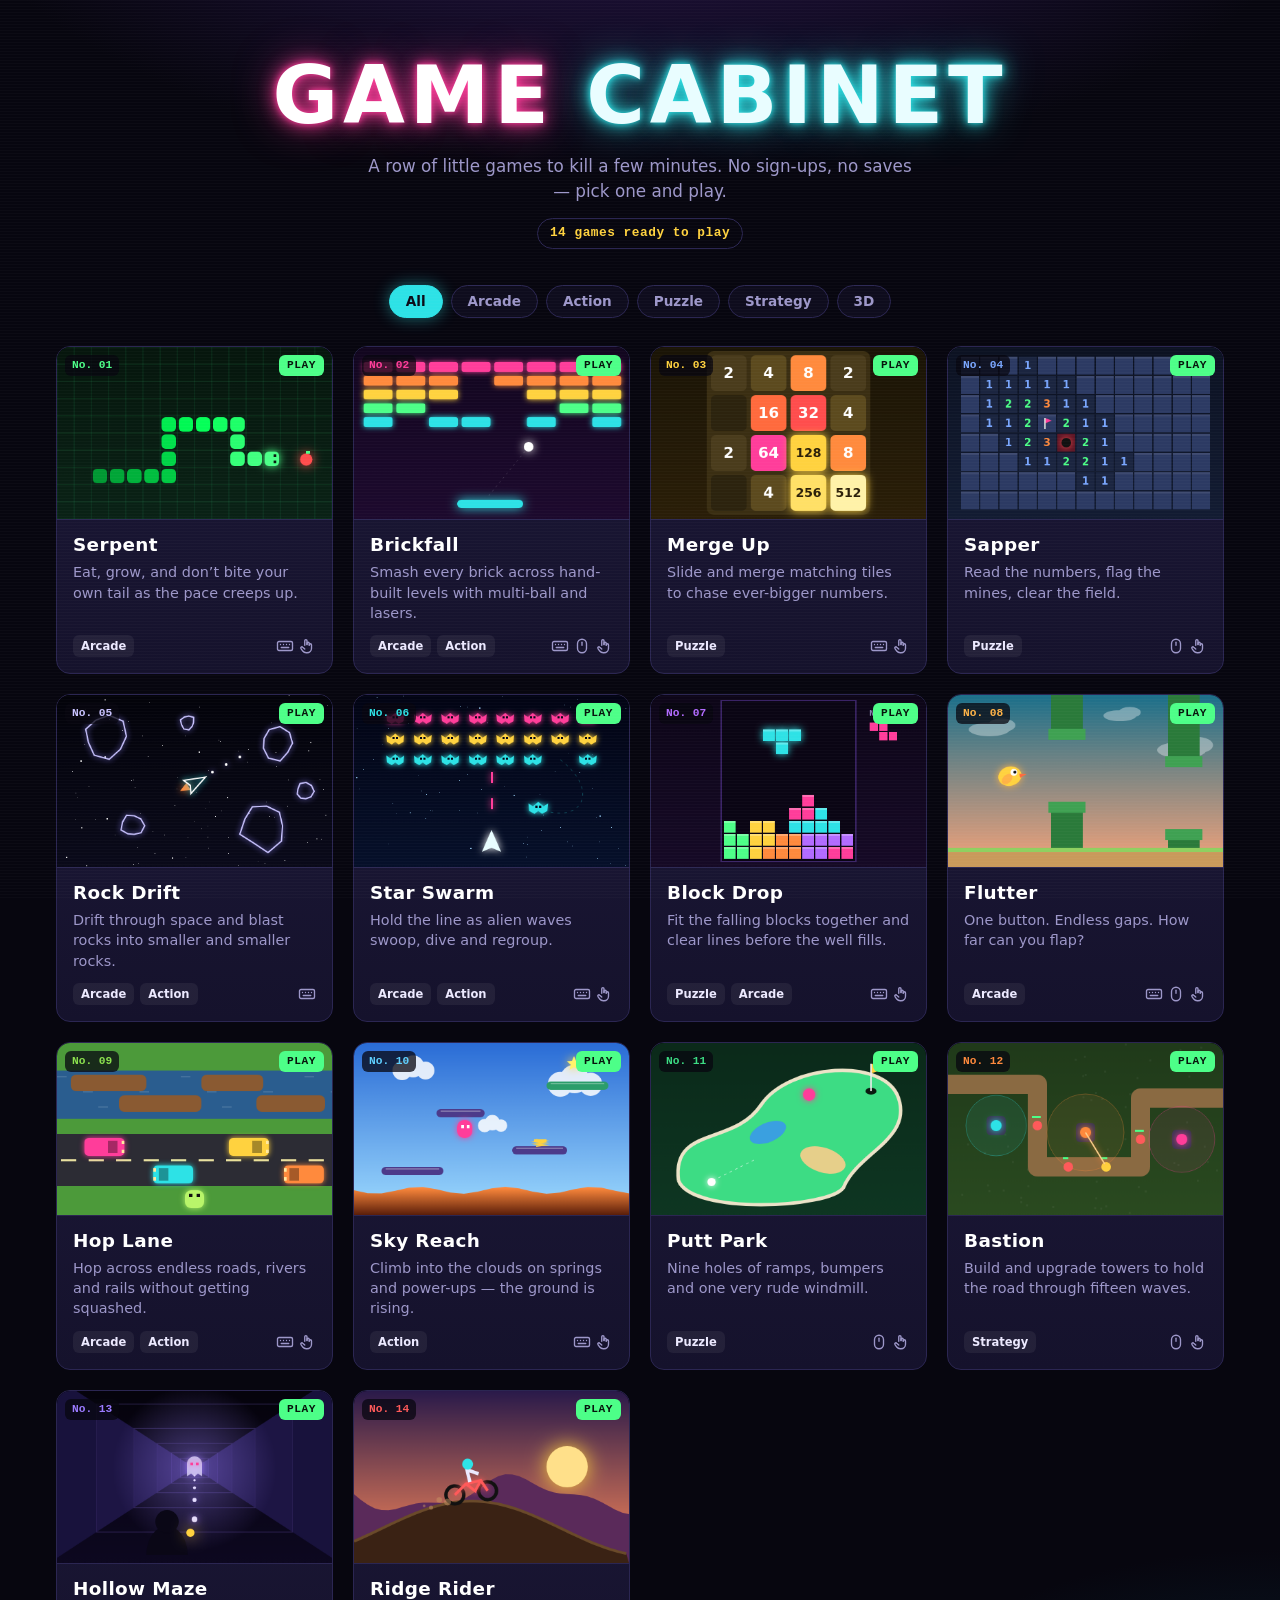
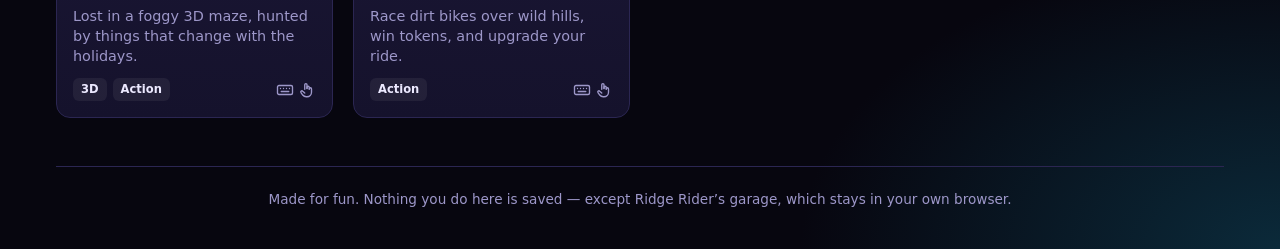
<file: index.html>
<!doctype html>
<html lang="en">
  <head>
    <meta charset="utf-8" />
    <meta name="viewport" content="width=device-width, initial-scale=1" />
    <meta name="description" content="A cabinet of small browser games. No sign-ups, no saves — just pick one and play." />
    <title>Game Cabinet</title>
    <link rel="icon" href="data:image/svg+xml,%3Csvg xmlns='http://www.w3.org/2000/svg' viewBox='0 0 32 32'%3E%3Crect x='6' y='2' width='20' height='28' rx='3' fill='%2315122c' stroke='%23ff3d9a' stroke-width='2'/%3E%3Crect x='10' y='6' width='12' height='9' rx='1' fill='%232de2e6'/%3E%3Ccircle cx='12' cy='21' r='2' fill='%23ffd23f'/%3E%3Ccircle cx='20' cy='21' r='2' fill='%23ff3d9a'/%3E%3C/svg%3E" />
    <link rel="stylesheet" href="shared/cabinet.css" />
  </head>
  <body class="cab">
    <div class="cab-wrap">
      <header class="cab-hero">
        <h1 class="cab-logo">Game <span>Cabinet</span></h1>
        <p class="cab-sub">A row of little games to kill a few minutes. No sign-ups, no saves — pick one and play.</p>
        <span class="cab-count" id="count"></span>
      </header>

      <nav class="cab-filters" id="filters" aria-label="Filter games by genre"></nav>

      <main class="cab-grid" id="grid" aria-label="Games"></main>

      <noscript><p class="cab-sub">The cabinet needs JavaScript turned on to run its games.</p></noscript>

      <footer class="cab-foot">
        Made for fun. Nothing you do here is saved — except Ridge Rider’s garage, which stays in your own browser.
      </footer>
    </div>
    <script src="shared/file-notice.js"></script>
    <script type="module" src="shared/landing.js"></script>
  </body>
</html>
</file>
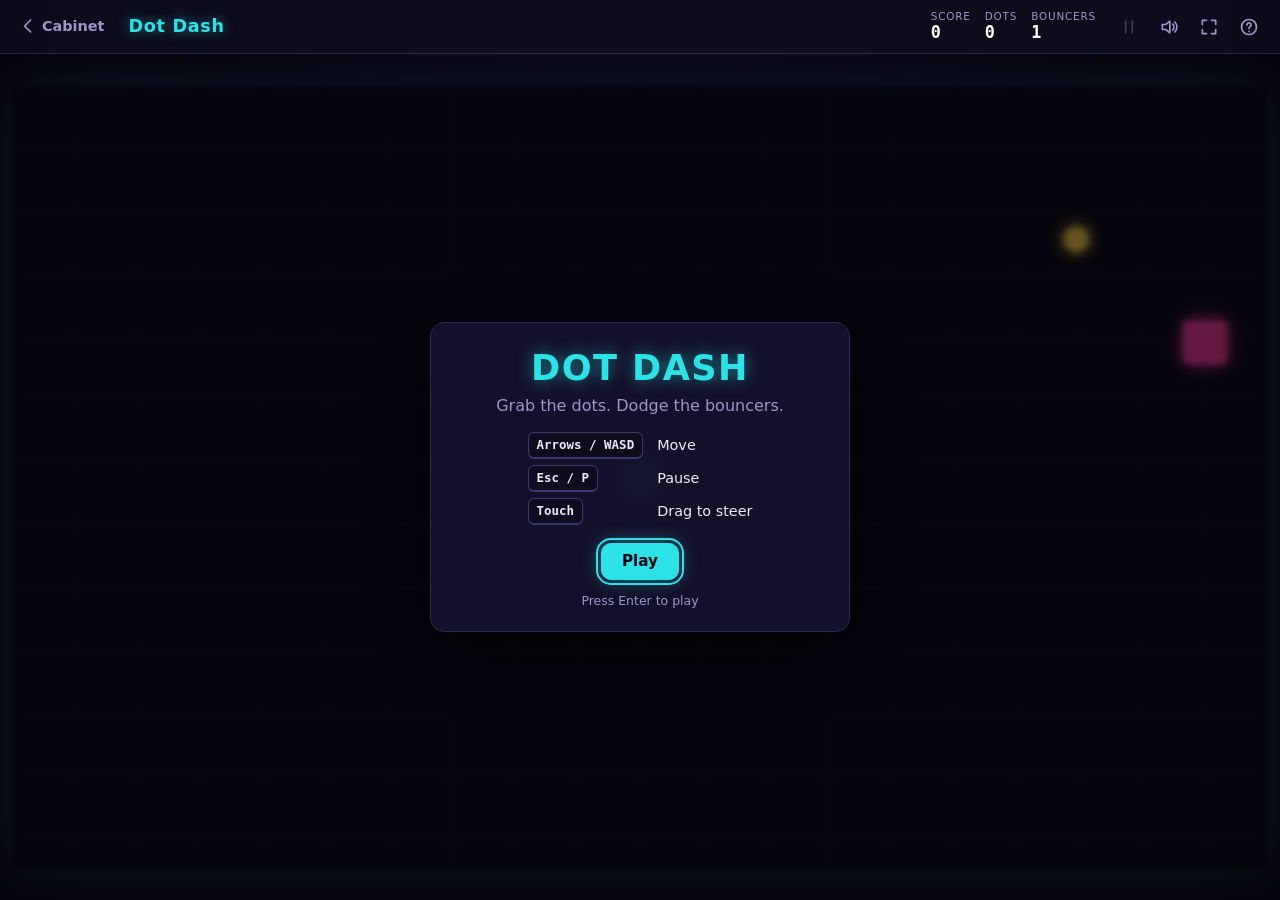
<file: games/_template/index.html>
<!doctype html>
<html lang="en">
  <head>
    <meta charset="utf-8" />
    <meta name="viewport" content="width=device-width, initial-scale=1, viewport-fit=cover" />
    <title>Game Cabinet</title>
    <link rel="stylesheet" href="../../shared/cabinet.css" />
  </head>
  <body>
    <noscript>This game needs JavaScript turned on.</noscript>
    <script src="../../shared/file-notice.js"></script>
    <script type="module" src="game.js"></script>
  </body>
</html>
</file>
<file: shared/cabinet.css>
/* Game Cabinet — shared styles for the landing page and every game's shell. */

:root {
  color-scheme: dark;
  --bg: #07060f;
  --bg-2: #0e0c1d;
  --panel: #15122c;
  --panel-2: #1c1838;
  --line: #2b2652;
  --text: #ece9ff;
  --muted: #9d97c9;
  --pink: #ff3d9a;
  --cyan: #2de2e6;
  --yellow: #ffd23f;
  --green: #4dff88;
  --accent: var(--cyan);
  --radius: 14px;
  --font: system-ui, -apple-system, 'Segoe UI', Roboto, sans-serif;
  --font-display: 'Trebuchet MS', 'Segoe UI', system-ui, sans-serif;
  --mono: ui-monospace, 'Cascadia Mono', Consolas, monospace;
}

*,
*::before,
*::after {
  box-sizing: border-box;
}

html,
body {
  margin: 0;
}

body {
  background: var(--bg);
  color: var(--text);
  font: 16px/1.5 var(--font);
  -webkit-font-smoothing: antialiased;
}

a {
  color: inherit;
}

:focus-visible {
  outline: 2px solid var(--accent);
  outline-offset: 3px;
}

[hidden] {
  display: none !important;
}

/* ============================== Landing page ============================== */

.cab {
  min-height: 100vh;
  background:
    radial-gradient(1200px 600px at 50% -10%, #2a1650 0%, transparent 60%),
    radial-gradient(800px 500px at 100% 100%, #0b2a3a 0%, transparent 60%),
    var(--bg);
}

/* Faint CRT scanlines over the whole page. */
.cab::after {
  content: '';
  position: fixed;
  inset: 0;
  pointer-events: none;
  background: repeating-linear-gradient(to bottom, rgba(255, 255, 255, 0.025) 0 1px, transparent 1px 3px);
  z-index: 10;
}

.cab-wrap {
  max-width: 1200px;
  margin: 0 auto;
  padding: 0 16px;
}

.cab-hero {
  text-align: center;
  padding: 56px 0 28px;
}

.cab-logo {
  margin: 0;
  font: 900 clamp(2.4rem, 8vw, 5rem) / 1 var(--font-display);
  letter-spacing: 0.06em;
  text-transform: uppercase;
  color: #fff;
  text-shadow:
    0 0 6px var(--pink),
    0 0 18px var(--pink),
    0 0 42px rgba(255, 61, 154, 0.6);
  animation: flicker 6s infinite;
}

.cab-logo span {
  color: #e9fdff;
  text-shadow:
    0 0 6px var(--cyan),
    0 0 18px var(--cyan),
    0 0 42px rgba(45, 226, 230, 0.6);
}

@keyframes flicker {
  0%, 92%, 100% { opacity: 1; }
  93% { opacity: 0.7; }
  94% { opacity: 1; }
  96% { opacity: 0.82; }
}

.cab-sub {
  margin: 18px auto 0;
  max-width: 560px;
  color: var(--muted);
  font-size: 1.05rem;
}

.cab-count {
  display: inline-block;
  margin-top: 14px;
  padding: 4px 12px;
  border: 1px solid var(--line);
  border-radius: 999px;
  color: var(--yellow);
  font: 600 0.8rem/1.6 var(--mono);
  letter-spacing: 0.04em;
}

.cab-filters {
  display: flex;
  flex-wrap: wrap;
  justify-content: center;
  gap: 8px;
  padding: 8px 0 28px;
}

.chip {
  appearance: none;
  border: 1px solid var(--line);
  background: var(--bg-2);
  color: var(--muted);
  font: 600 0.85rem/1 var(--font);
  padding: 9px 16px;
  border-radius: 999px;
  cursor: pointer;
  transition: color 0.15s, border-color 0.15s, background 0.15s;
}

.chip:hover {
  color: var(--text);
  border-color: #4a4386;
}

.chip[aria-pressed='true'] {
  color: #0b0a16;
  background: var(--cyan);
  border-color: var(--cyan);
  box-shadow: 0 0 16px rgba(45, 226, 230, 0.45);
}

.cab-grid {
  display: grid;
  grid-template-columns: repeat(auto-fill, minmax(250px, 1fr));
  gap: 20px;
  padding-bottom: 48px;
}

.card {
  --card-accent: var(--cyan);
  position: relative;
  display: flex;
  flex-direction: column;
  text-decoration: none;
  background: linear-gradient(180deg, var(--panel-2), var(--panel));
  border: 1px solid var(--line);
  border-radius: var(--radius);
  overflow: hidden;
  transition: transform 0.18s ease, border-color 0.18s, box-shadow 0.18s;
}

a.card:hover,
a.card:focus-visible {
  transform: translateY(-4px);
  border-color: var(--card-accent);
  box-shadow:
    0 0 0 1px var(--card-accent),
    0 10px 30px -8px var(--card-accent);
}

.card-thumb {
  position: relative;
  aspect-ratio: 16 / 10;
  background: #000;
  border-bottom: 1px solid var(--line);
}

.card-thumb canvas {
  display: block;
  width: 100%;
  height: 100%;
}

.card-no {
  position: absolute;
  top: 8px;
  left: 8px;
  padding: 2px 7px;
  border-radius: 6px;
  background: rgba(7, 6, 15, 0.75);
  color: var(--card-accent);
  font: 700 0.7rem/1.5 var(--mono);
}

.card-badge {
  position: absolute;
  top: 8px;
  right: 8px;
  padding: 2px 8px;
  border-radius: 6px;
  font: 700 0.7rem/1.5 var(--mono);
  letter-spacing: 0.05em;
  text-transform: uppercase;
}

.card-badge.is-soon {
  background: rgba(7, 6, 15, 0.8);
  color: var(--muted);
  border: 1px solid var(--line);
}

.card-badge.is-live {
  background: var(--green);
  color: #06140c;
}

.card.is-soon .card-thumb canvas {
  filter: saturate(0.55) brightness(0.7);
}

.card-body {
  display: flex;
  flex-direction: column;
  gap: 6px;
  padding: 14px 16px 16px;
  flex: 1;
}

.card-title {
  margin: 0;
  font: 800 1.15rem/1.2 var(--font-display);
  letter-spacing: 0.02em;
  color: #fff;
}

.card-hook {
  margin: 0;
  color: var(--muted);
  font-size: 0.9rem;
  line-height: 1.4;
  flex: 1;
}

.card-meta {
  display: flex;
  flex-wrap: wrap;
  align-items: center;
  gap: 6px;
  margin-top: 6px;
}

.tag {
  padding: 2px 8px;
  border-radius: 6px;
  background: rgba(255, 255, 255, 0.06);
  color: var(--text);
  font: 600 0.72rem/1.6 var(--font);
}

.ctrls {
  margin-left: auto;
  display: flex;
  gap: 4px;
  color: var(--muted);
}

.ctrls svg {
  display: block;
}

.cab-foot {
  border-top: 1px solid var(--line);
  padding: 22px 0 40px;
  text-align: center;
  color: var(--muted);
  font-size: 0.85rem;
}

/* ============================== Game shell ============================== */

.gc-body {
  overflow: hidden;
  background: radial-gradient(900px 500px at 50% 0%, #1a1238 0%, transparent 70%), var(--bg);
}

.gc-app {
  display: flex;
  flex-direction: column;
  height: 100vh;
  height: 100dvh;
  background: inherit;
}

.gc-bar {
  display: flex;
  align-items: center;
  gap: 14px;
  min-height: 54px;
  padding: 6px 12px;
  background: rgba(14, 12, 29, 0.92);
  border-bottom: 1px solid var(--line);
}

.gc-back {
  display: inline-flex;
  align-items: center;
  gap: 4px;
  padding: 6px 10px 6px 6px;
  border-radius: 8px;
  color: var(--muted);
  text-decoration: none;
  font-weight: 600;
  font-size: 0.9rem;
}

.gc-back:hover {
  color: var(--text);
  background: rgba(255, 255, 255, 0.06);
}

.gc-title {
  margin: 0;
  font: 800 1.1rem/1 var(--font-display);
  letter-spacing: 0.04em;
  color: var(--accent);
  text-shadow: 0 0 12px color-mix(in srgb, var(--accent) 50%, transparent);
  white-space: nowrap;
}

.gc-score,
.gc-stat {
  display: flex;
  flex-direction: column;
  align-items: flex-start;
  line-height: 1.1;
}

.gc-score {
  margin-left: auto;
}

.gc-score span,
.gc-stat span {
  font-size: 0.65rem;
  text-transform: uppercase;
  letter-spacing: 0.08em;
  color: var(--muted);
}

.gc-score b,
.gc-stat b {
  font: 700 1.05rem/1.2 var(--mono);
  color: #fff;
  font-variant-numeric: tabular-nums;
}

.gc-stats {
  display: flex;
  gap: 14px;
}

.gc-tools {
  display: flex;
  gap: 2px;
}

.gc-icon-btn {
  display: grid;
  place-items: center;
  width: 38px;
  height: 38px;
  border: 0;
  border-radius: 8px;
  background: transparent;
  color: var(--muted);
  cursor: pointer;
}

.gc-icon-btn:hover:not(:disabled) {
  color: var(--text);
  background: rgba(255, 255, 255, 0.07);
}

.gc-icon-btn:disabled {
  opacity: 0.35;
  cursor: default;
}

.gc-stage {
  position: relative;
  flex: 1;
  min-height: 0;
  display: grid;
  place-items: center;
  padding: 12px;
}

.gc-frame {
  position: relative;
  border-radius: 6px;
  overflow: hidden;
  box-shadow:
    0 0 0 1px var(--line),
    0 0 40px -10px color-mix(in srgb, var(--accent) 45%, transparent);
  background: #000;
}

.gc-canvas {
  display: block;
  width: 100%;
  height: 100%;
}

.gc-overlay {
  position: absolute;
  inset: 0;
  display: grid;
  place-items: center;
  padding: 16px;
  background: rgba(5, 4, 12, 0.62);
  backdrop-filter: blur(3px);
  overflow: auto;
}

.gc-panel {
  width: min(420px, 100%);
  padding: 26px 24px 20px;
  border: 1px solid var(--line);
  border-radius: var(--radius);
  background: rgba(21, 18, 44, 0.95);
  text-align: center;
  box-shadow: 0 20px 60px -20px #000;
}

.gc-panel-title {
  margin: 0 0 6px;
  font: 900 clamp(1.5rem, 5vw, 2.2rem) / 1.1 var(--font-display);
  letter-spacing: 0.04em;
  text-transform: uppercase;
  color: var(--accent);
  text-shadow: 0 0 16px color-mix(in srgb, var(--accent) 55%, transparent);
}

.gc-panel-title.is-win {
  color: var(--yellow);
}

.gc-tagline {
  margin: 0 0 14px;
  color: var(--muted);
}

.gc-controls {
  display: grid;
  grid-template-columns: auto auto;
  gap: 6px 14px;
  align-items: center;
  width: fit-content;
  margin: 14px auto 6px;
  text-align: left;
  font-size: 0.9rem;
}

.gc-row {
  display: contents;
}

.gc-row kbd {
  justify-self: start;
  padding: 2px 8px;
  border: 1px solid #3d3672;
  border-bottom-width: 2px;
  border-radius: 6px;
  background: var(--bg-2);
  font: 600 0.78rem/1.6 var(--mono);
  color: var(--text);
}

.gc-options {
  display: grid;
  gap: 10px;
  margin: 16px 0 4px;
}

.gc-option {
  display: flex;
  flex-direction: column;
  align-items: center;
  gap: 6px;
}

.gc-option-label {
  font-size: 0.7rem;
  text-transform: uppercase;
  letter-spacing: 0.08em;
  color: var(--muted);
}

.gc-seg {
  display: inline-flex;
  padding: 3px;
  border: 1px solid var(--line);
  border-radius: 10px;
  background: var(--bg-2);
}

.gc-seg-btn {
  appearance: none;
  border: 0;
  border-radius: 7px;
  padding: 7px 14px;
  background: transparent;
  color: var(--muted);
  font: 600 0.85rem/1 var(--font);
  cursor: pointer;
}

.gc-seg-btn:hover {
  color: var(--text);
}

.gc-seg-btn[aria-checked='true'] {
  background: color-mix(in srgb, var(--accent) 22%, transparent);
  color: var(--accent);
}

.gc-results {
  display: flex;
  justify-content: center;
  gap: 28px;
  margin: 10px 0 4px;
}

.gc-results div {
  display: flex;
  flex-direction: column;
}

.gc-results span {
  font-size: 0.7rem;
  text-transform: uppercase;
  letter-spacing: 0.08em;
  color: var(--muted);
}

.gc-results b {
  font: 800 1.6rem/1.2 var(--mono);
}

.gc-actions {
  display: flex;
  flex-wrap: wrap;
  justify-content: center;
  gap: 10px;
  margin-top: 18px;
}

.gc-btn {
  appearance: none;
  display: inline-block;
  padding: 10px 20px;
  border: 1px solid var(--line);
  border-radius: 10px;
  background: var(--bg-2);
  color: var(--text);
  font: 700 0.95rem/1 var(--font);
  text-decoration: none;
  cursor: pointer;
}

.gc-btn:hover {
  border-color: #4a4386;
}

.gc-btn-primary {
  background: var(--accent);
  border-color: var(--accent);
  color: #08070f;
  box-shadow: 0 0 18px color-mix(in srgb, var(--accent) 50%, transparent);
}

.gc-btn-primary:hover {
  filter: brightness(1.1);
  border-color: var(--accent);
}

.gc-hint {
  margin: 12px 0 0;
  font-size: 0.78rem;
  color: var(--muted);
}

@media (max-width: 640px) {
  .gc-back span,
  .gc-title {
    display: none;
  }
  .gc-bar {
    gap: 10px;
  }
  .gc-stage {
    padding: 6px;
  }
  .gc-icon-btn {
    width: 34px;
  }
}

@media (prefers-reduced-motion: reduce) {
  .cab-logo {
    animation: none;
  }
  .card,
  .chip {
    transition: none;
  }
  a.card:hover,
  a.card:focus-visible {
    transform: none;
  }
}
</file>
